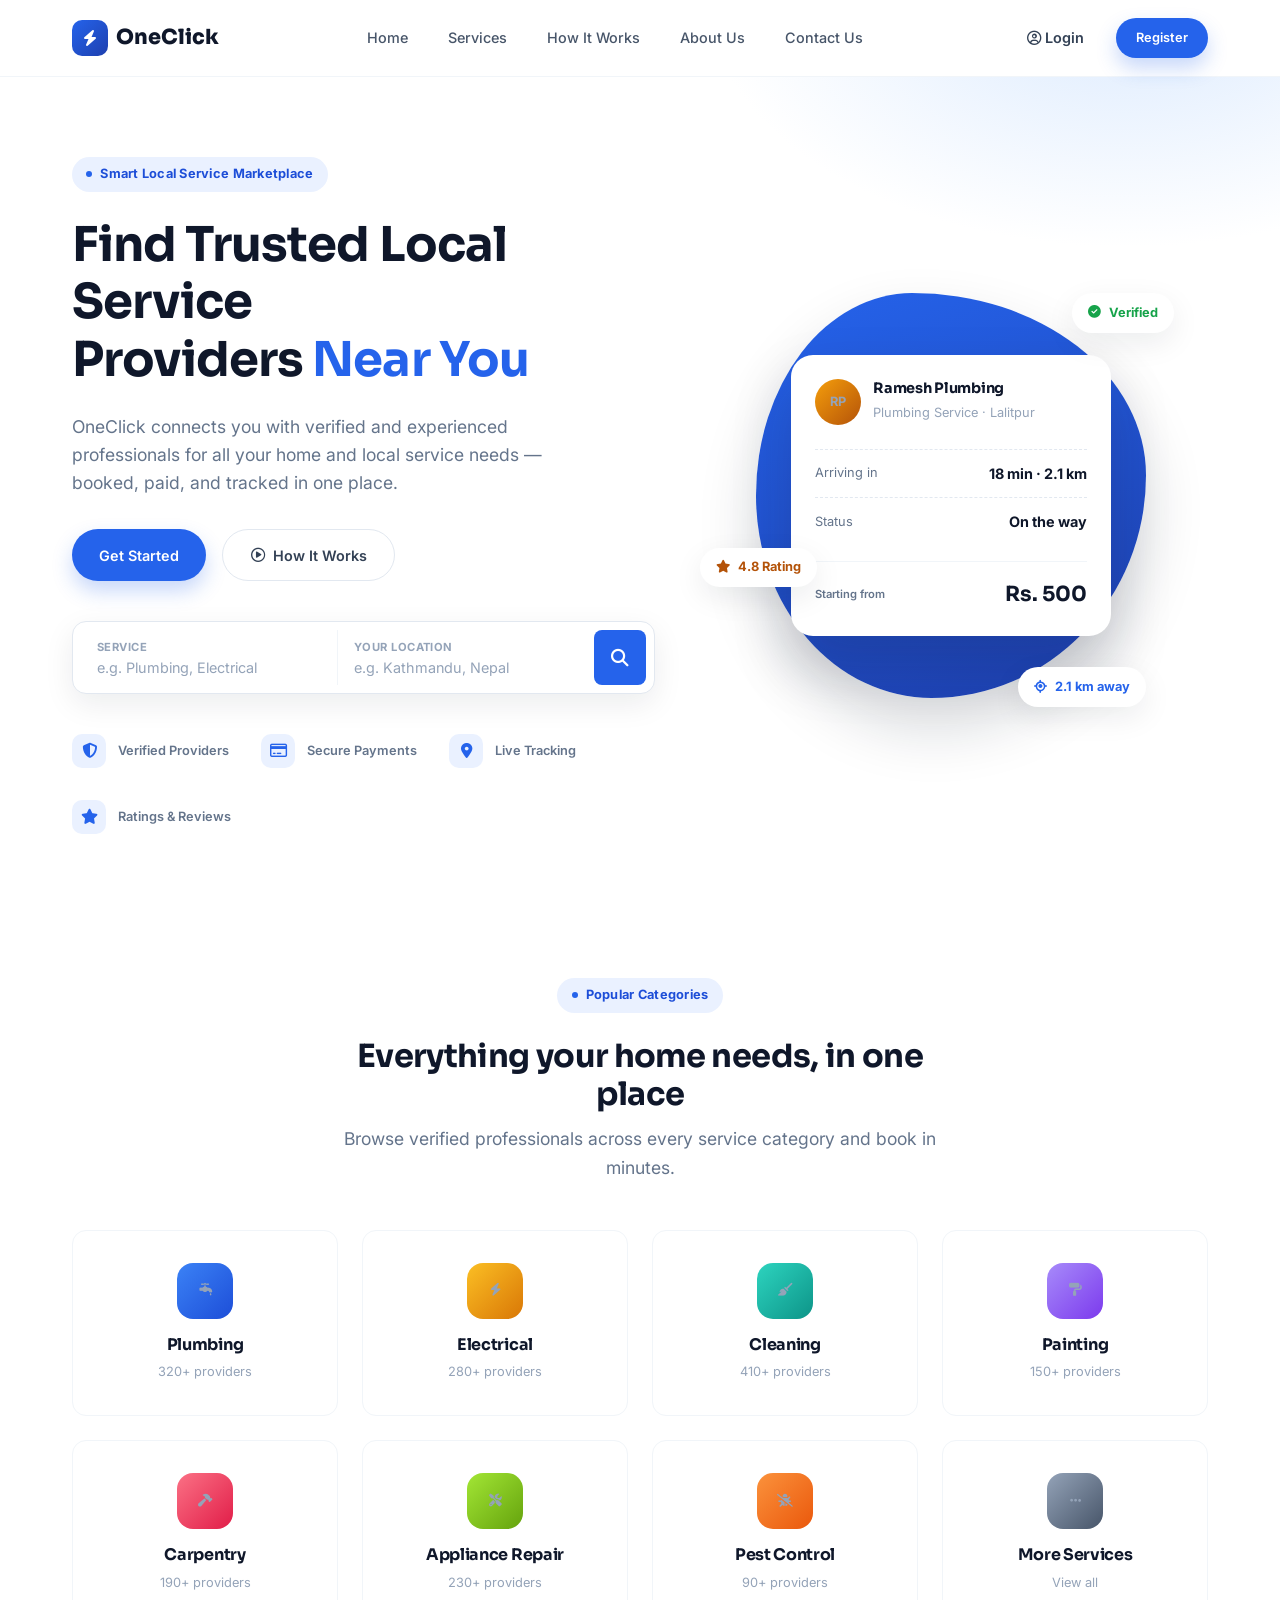
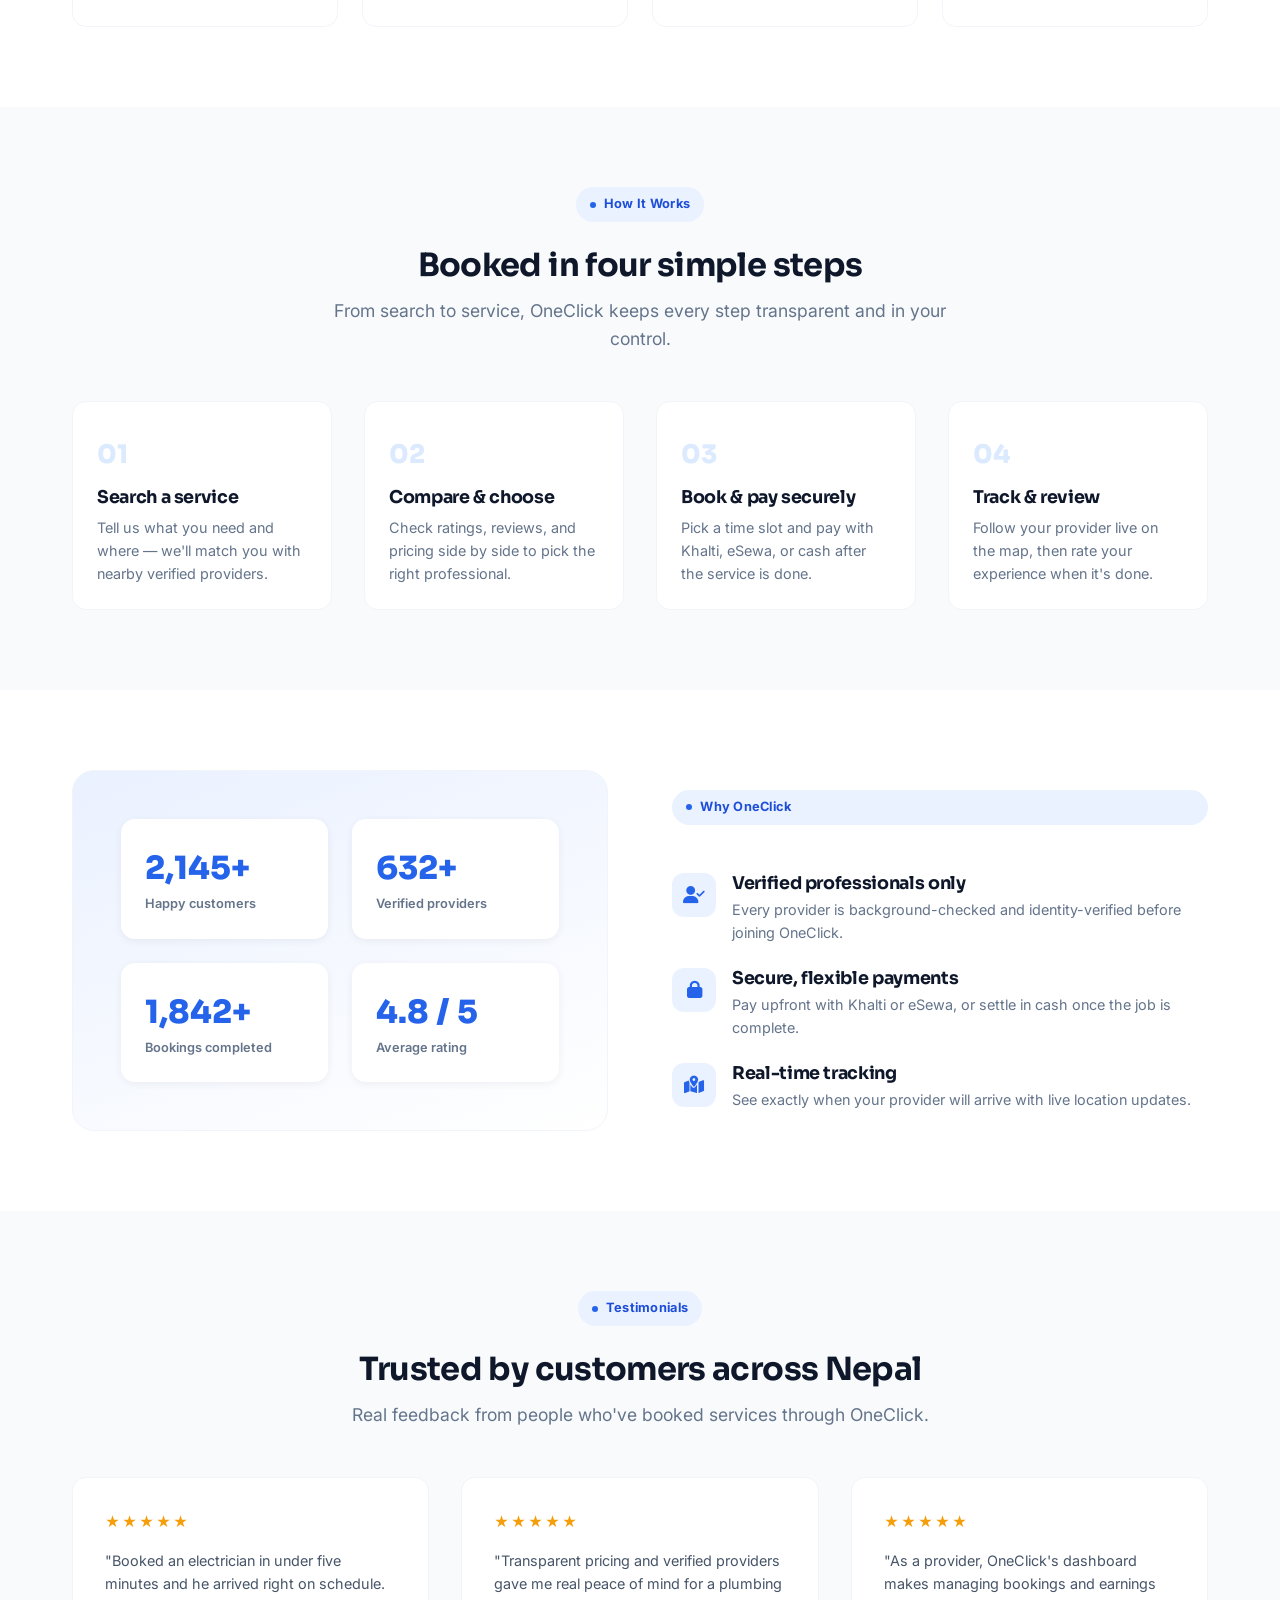
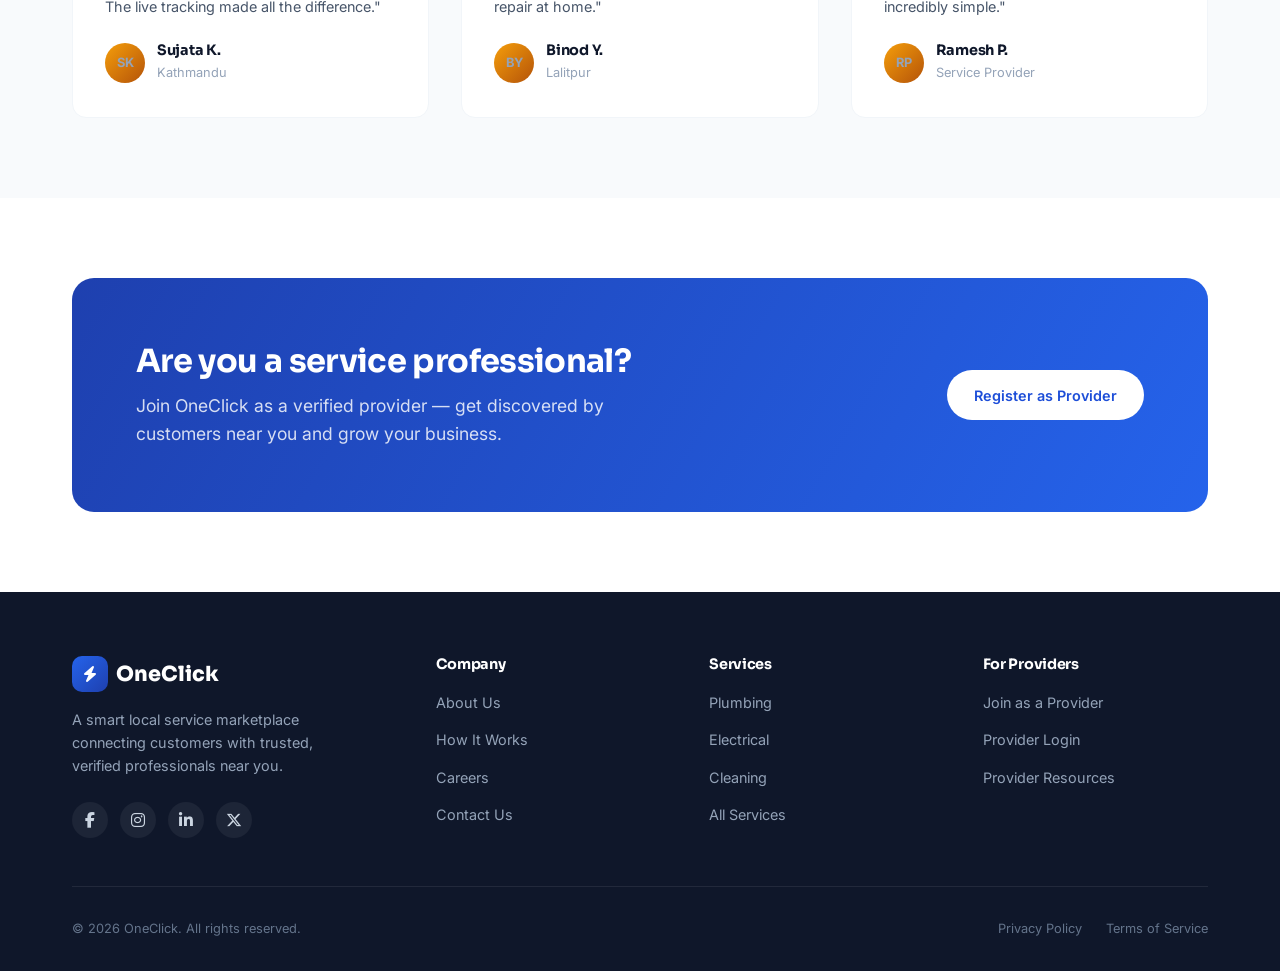
<file: Fronted/index.html>
<!DOCTYPE html>
<html lang="en">
<head>
<meta charset="UTF-8">
<meta name="viewport" content="width=device-width, initial-scale=1.0">
<title>OneClick — Find Trusted Local Service Providers Near You</title>
<meta name="description" content="OneClick connects you with verified and experienced professionals for all your home and local service needs.">

<link rel="preconnect" href="https://fonts.googleapis.com">
<link rel="preconnect" href="https://fonts.gstatic.com" crossorigin>
<link href="https://fonts.googleapis.com/css2?family=Sora:wght@600;700;800&family=Inter:wght@400;500;600;700&display=swap" rel="stylesheet">
<link rel="stylesheet" href="https://cdnjs.cloudflare.com/ajax/libs/font-awesome/6.5.1/css/all.min.css">

<link rel="stylesheet" href="assets/css/variables.css">
<link rel="stylesheet" href="assets/css/style.css">
<link rel="stylesheet" href="assets/css/responsive.css">
</head>

<body>
<!-- ============================= HEADER ============================= -->
<header class="site-header">
  <div class="container">
    <a href="index.html" class="logo">
      <span class="logo-mark"><i class="fa-solid fa-bolt"></i></span>
      OneClick
    </a>

    

<!-- ============================= HEADER ============================= -->


    <nav class="main-nav" id="mainNav">
      <a href="#home">Home</a>
      <a href="#services">Services</a>
      <a href="#how-it-works">How It Works</a>
      <a href="#about">About Us</a>
      <a href="#contact">Contact Us</a>
    </nav>

    <div class="header-actions">
      <a href="pages/login.html" class="btn-ghost"><i class="fa-regular fa-circle-user"></i> Login</a>
      <a href="pages/register.html" class="btn btn-primary btn-sm">Register</a>
      <button class="nav-toggle" aria-label="Toggle navigation menu" aria-expanded="false">
        <span></span><span></span><span></span>
      </button>
    </div>
  </div>
</header>

<!-- ============================== HERO ============================== -->
<section class="hero" id="home">
  <div class="container">
    <div class="hero-copy">
      <span class="eyebrow"><span class="dot"></span> Smart Local Service Marketplace</span>
      <h1 class="hero-title">Find Trusted Local Service<br>Providers <span class="accent">Near You</span></h1>
      <p class="hero-desc">OneClick connects you with verified and experienced professionals for all your home and local service needs — booked, paid, and tracked in one place.</p>

      <div class="hero-ctas">
        <a href="pages/services.html" class="btn btn-primary">Get Started</a>
        <a href="#how-it-works" class="btn btn-outline"><i class="fa-regular fa-circle-play"></i> How It Works</a>
      </div>

      <form class="search-panel" onsubmit="return false;">
        <div class="search-field">
          <label for="search-service">Service</label>
          <input type="text" id="search-service" placeholder="e.g. Plumbing, Electrical">
        </div>
        <div class="search-field">
          <label for="search-location">Your location</label>
          <input type="text" id="search-location" placeholder="e.g. Kathmandu, Nepal">
        </div>
        <button type="submit" class="search-submit" aria-label="Search"><i class="fa-solid fa-magnifying-glass"></i></button>
      </form>

      <ul class="trust-strip">
        <li class="trust-item"><span class="trust-icon"><i class="fa-solid fa-shield-halved"></i></span> Verified Providers</li>
        <li class="trust-item"><span class="trust-icon"><i class="fa-regular fa-credit-card"></i></span> Secure Payments</li>
        <li class="trust-item"><span class="trust-icon"><i class="fa-solid fa-location-dot"></i></span> Live Tracking</li>
        <li class="trust-item"><span class="trust-icon"><i class="fa-solid fa-star"></i></span> Ratings &amp; Reviews</li>
      </ul>
    </div>

    <div class="hero-visual">
      <div class="hero-blob"></div>

      <span class="float-badge badge-verified"><i class="fa-solid fa-circle-check"></i> Verified</span>
      <span class="float-badge badge-rating"><i class="fa-solid fa-star"></i> 4.8 Rating</span>
      <span class="float-badge badge-tracking"><i class="fa-solid fa-location-crosshairs"></i> 2.1 km away</span>

      <div class="hero-card">
        <div class="hero-card-header">
          <span class="avatar-circle">RP</span>
          <div>
            <h4>Ramesh Plumbing</h4>
            <span>Plumbing Service · Lalitpur</span>
          </div>
        </div>
        <div class="hero-card-row">
          <span>Arriving in</span>
          <strong>18 min · 2.1 km</strong>
        </div>
        <div class="hero-card-row">
          <span>Status</span>
          <strong>On the way</strong>
        </div>
        <div class="hero-card-price">
          <span class="trust-item" style="font-size:.7rem;">Starting from</span>
          <span class="amount">Rs. 500</span>
        </div>
      </div>
    </div>
  </div>
</section>

<!-- ========================= POPULAR CATEGORIES ========================= -->
<section id="services">
  <div class="container">
    <div class="section-head">
      <span class="eyebrow"><span class="dot"></span> Popular Categories</span>
      <h2>Everything your home needs, in one place</h2>
      <p>Browse verified professionals across every service category and book in minutes.</p>
    </div>

    <div class="category-grid">
      <a href="pages/services.html?category=plumbing" class="category-card">
        <span class="category-icon icon-blue"><i class="fa-solid fa-faucet-drip"></i></span>
        <h3>Plumbing</h3>
        <span>320+ providers</span>
      </a>
      <a href="pages/services.html?category=electrical" class="category-card">
        <span class="category-icon icon-amber"><i class="fa-solid fa-bolt"></i></span>
        <h3>Electrical</h3>
        <span>280+ providers</span>
      </a>
      <a href="pages/services.html?category=cleaning" class="category-card">
        <span class="category-icon icon-teal"><i class="fa-solid fa-broom"></i></span>
        <h3>Cleaning</h3>
        <span>410+ providers</span>
      </a>
      <a href="pages/services.html?category=painting" class="category-card">
        <span class="category-icon icon-violet"><i class="fa-solid fa-paint-roller"></i></span>
        <h3>Painting</h3>
        <span>150+ providers</span>
      </a>
      <a href="pages/services.html?category=carpentry" class="category-card">
        <span class="category-icon icon-rose"><i class="fa-solid fa-hammer"></i></span>
        <h3>Carpentry</h3>
        <span>190+ providers</span>
      </a>
      <a href="pages/services.html?category=appliance-repair" class="category-card">
        <span class="category-icon icon-lime"><i class="fa-solid fa-screwdriver-wrench"></i></span>
        <h3>Appliance Repair</h3>
        <span>230+ providers</span>
      </a>
      <a href="pages/services.html?category=pest-control" class="category-card">
        <span class="category-icon icon-orange"><i class="fa-solid fa-bug-slash"></i></span>
        <h3>Pest Control</h3>
        <span>90+ providers</span>
      </a>
      <a href="pages/services.html" class="category-card">
        <span class="category-icon icon-slate"><i class="fa-solid fa-ellipsis"></i></span>
        <h3>More Services</h3>
        <span>View all</span>
      </a>
    </div>
  </div>
</section>

<!-- ============================ HOW IT WORKS ============================ -->
<section class="section-alt" id="how-it-works">
  <div class="container">
    <div class="section-head">
      <span class="eyebrow"><span class="dot"></span> How It Works</span>
      <h2>Booked in four simple steps</h2>
      <p>From search to service, OneClick keeps every step transparent and in your control.</p>
    </div>

    <div class="steps-grid">
      <div class="step-card">
        <div class="step-number">01</div>
        <h3>Search a service</h3>
        <p>Tell us what you need and where — we'll match you with nearby verified providers.</p>
      </div>
      <div class="step-card">
        <div class="step-number">02</div>
        <h3>Compare &amp; choose</h3>
        <p>Check ratings, reviews, and pricing side by side to pick the right professional.</p>
      </div>
      <div class="step-card">
        <div class="step-number">03</div>
        <h3>Book &amp; pay securely</h3>
        <p>Pick a time slot and pay with Khalti, eSewa, or cash after the service is done.</p>
      </div>
      <div class="step-card">
        <div class="step-number">04</div>
        <h3>Track &amp; review</h3>
        <p>Follow your provider live on the map, then rate your experience when it's done.</p>
      </div>
    </div>
  </div>
</section>

<!-- =============================== WHY US =============================== -->
<section id="about">
  <div class="container features">
    <div class="feature-visual">
      <div class="feature-stats">
        <div class="stat-box"><div class="num">2,145+</div><div class="label">Happy customers</div></div>
        <div class="stat-box"><div class="num">632+</div><div class="label">Verified providers</div></div>
        <div class="stat-box"><div class="num">1,842+</div><div class="label">Bookings completed</div></div>
        <div class="stat-box"><div class="num">4.8 / 5</div><div class="label">Average rating</div></div>
      </div>
    </div>

    <div class="feature-list">
      <span class="eyebrow"><span class="dot"></span> Why OneClick</span>
      <div class="feature-item">
        <span class="icon"><i class="fa-solid fa-user-check"></i></span>
        <div>
          <h3>Verified professionals only</h3>
          <p>Every provider is background-checked and identity-verified before joining OneClick.</p>
        </div>
      </div>
      <div class="feature-item">
        <span class="icon"><i class="fa-solid fa-lock"></i></span>
        <div>
          <h3>Secure, flexible payments</h3>
          <p>Pay upfront with Khalti or eSewa, or settle in cash once the job is complete.</p>
        </div>
      </div>
      <div class="feature-item">
        <span class="icon"><i class="fa-solid fa-map-location-dot"></i></span>
        <div>
          <h3>Real-time tracking</h3>
          <p>See exactly when your provider will arrive with live location updates.</p>
        </div>
      </div>
    </div>
  </div>
</section>

<!-- ============================ TESTIMONIALS ============================ -->
<section class="section-alt">
  <div class="container">
    <div class="section-head">
      <span class="eyebrow"><span class="dot"></span> Testimonials</span>
      <h2>Trusted by customers across Nepal</h2>
      <p>Real feedback from people who've booked services through OneClick.</p>
    </div>

    <div class="testimonial-grid">
      <div class="testimonial-card">
        <div class="stars">★★★★★</div>
        <p>"Booked an electrician in under five minutes and he arrived right on schedule. The live tracking made all the difference."</p>
        <div class="testimonial-author">
          <span class="avatar-circle">SK</span>
          <div><h4>Sujata K.</h4><span>Kathmandu</span></div>
        </div>
      </div>
      <div class="testimonial-card">
        <div class="stars">★★★★★</div>
        <p>"Transparent pricing and verified providers gave me real peace of mind for a plumbing repair at home."</p>
        <div class="testimonial-author">
          <span class="avatar-circle">BY</span>
          <div><h4>Binod Y.</h4><span>Lalitpur</span></div>
        </div>
      </div>
      <div class="testimonial-card">
        <div class="stars">★★★★★</div>
        <p>"As a provider, OneClick's dashboard makes managing bookings and earnings incredibly simple."</p>
        <div class="testimonial-author">
          <span class="avatar-circle">RP</span>
          <div><h4>Ramesh P.</h4><span>Service Provider</span></div>
        </div>
      </div>
    </div>
  </div>
</section>

<!-- ============================ PROVIDER CTA ============================ -->
<section>
  <div class="container">
    <div class="provider-cta">
      <div>
        <h2>Are you a service professional?</h2>
        <p>Join OneClick as a verified provider — get discovered by customers near you and grow your business.</p>
      </div>
      <a href="pages/register.html?role=provider" class="btn btn-primary">Register as Provider</a>
    </div>
  </div>
</section>

<!-- ============================== FOOTER ============================== -->
<footer class="site-footer" id="contact">
  <div class="container">
    <div class="footer-grid">
      <div class="footer-brand">
        <a href="index.html" class="logo"><span class="logo-mark"><i class="fa-solid fa-bolt"></i></span> OneClick</a>
        <p>A smart local service marketplace connecting customers with trusted, verified professionals near you.</p>
        <div class="social-row">
          <a href="#" aria-label="Facebook"><i class="fa-brands fa-facebook-f"></i></a>
          <a href="#" aria-label="Instagram"><i class="fa-brands fa-instagram"></i></a>
          <a href="#" aria-label="LinkedIn"><i class="fa-brands fa-linkedin-in"></i></a>
          <a href="#" aria-label="X"><i class="fa-brands fa-x-twitter"></i></a>
        </div>
      </div>

      <div class="footer-col">
        <h4>Company</h4>
        <ul>
          <li><a href="#about">About Us</a></li>
          <li><a href="#how-it-works">How It Works</a></li>
          <li><a href="#">Careers</a></li>
          <li><a href="#contact">Contact Us</a></li>
        </ul>
      </div>

      <div class="footer-col">
        <h4>Services</h4>
        <ul>
          <li><a href="pages/services.html?category=plumbing">Plumbing</a></li>
          <li><a href="pages/services.html?category=electrical">Electrical</a></li>
          <li><a href="pages/services.html?category=cleaning">Cleaning</a></li>
          <li><a href="pages/services.html">All Services</a></li>
        </ul>
      </div>

      <div class="footer-col">
        <h4>For Providers</h4>
        <ul>
          <li><a href="pages/register.html?role=provider">Join as a Provider</a></li>
          <li><a href="pages/login.html">Provider Login</a></li>
          <li><a href="#">Provider Resources</a></li>
        </ul>
      </div>
    </div>

    <div class="footer-bottom">
      <span>©️ 2026 OneClick. All rights reserved.</span>
      <div class="legal-links">
        <a href="#">Privacy Policy</a>
        <a href="#">Terms of Service</a>
      </div>
    </div>
  </div>
</footer>

<script src="assets/js/main.js"></script>
</body>
</html>
</file>
<file: Fronted/assets/css/variables.css>
/* ==========================================================================
   OneClick — Design Tokens
   All CSS custom properties referenced by style.css / auth.css
   ========================================================================== */

:root {
  /* ---------- Fonts ---------- */
  --font-display: 'Sora', sans-serif;
  --font-body: 'Inter', sans-serif;

  /* ---------- Colors: brand ---------- */
  --color-primary-lighter: #dbeafe;
  --color-primary-light: #eaf1ff;
  --color-primary: #2563eb;
  --color-primary-dark: #1d4ed8;
  --color-primary-darker: #1e40af;

  --color-accent: #f59e0b;
  --color-accent-dark: #b45309;

  --color-success: #16a34a;

  /* ---------- Colors: neutrals ---------- */
  --color-white: #ffffff;
  --color-ink: #0f172a;

  --color-slate-50: #f8fafc;
  --color-slate-100: #f1f5f9;
  --color-slate-200: #e2e8f0;
  --color-slate-300: #cbd5e1;
  --color-slate-400: #94a3b8;
  --color-slate-500: #64748b;
  --color-slate-600: #475569;
  --color-slate-700: #334155;

  /* ---------- Backgrounds ---------- */
  --bg-page: #ffffff;
  --bg-header: rgba(255, 255, 255, 0.85);
  --bg-section-alt: #f8fafc;

  /* ---------- Spacing scale ---------- */
  --space-1: 0.25rem;
  --space-2: 0.5rem;
  --space-3: 0.75rem;
  --space-4: 1rem;
  --space-5: 1.5rem;
  --space-6: 2rem;
  --space-7: 2.5rem;
  --space-8: 3rem;
  --space-9: 4rem;
  --space-10: 5rem;

  /* ---------- Font sizes ---------- */
  --fs-xs: 0.8rem;
  --fs-sm: 0.9rem;
  --fs-base: 1rem;
  --fs-md: 1.1rem;
  --fs-lg: 1.3rem;
  --fs-xl: 1.6rem;
  --fs-2xl: 2rem;
  --fs-4xl: 3rem;

  /* ---------- Line heights ---------- */
  --lh-tight: 1.2;
  --lh-normal: 1.6;

  /* ---------- Radii ---------- */
  --radius-sm: 8px;
  --radius-md: 14px;
  --radius-lg: 22px;
  --radius-pill: 999px;

  /* ---------- Shadows ---------- */
  --shadow-sm: 0 2px 8px rgba(15, 23, 42, 0.06);
  --shadow-md: 0 10px 30px rgba(15, 23, 42, 0.08);
  --shadow-lg: 0 30px 60px rgba(15, 23, 42, 0.16);
  --shadow-button: 0 10px 20px rgba(37, 99, 235, 0.25);

  /* ---------- Layout ---------- */
  --container-max: 1200px;

  /* ---------- Motion ---------- */
  --transition-fast: 0.18s ease;
}
</file>
<file: Fronted/assets/css/style.css>
/* ==========================================================================
   OneClick — Landing Page Styles
   ========================================================================== */

* { margin: 0; padding: 0; box-sizing: border-box; }

html { scroll-behavior: smooth; }

body {
  font-family: var(--font-body);
  color: var(--color-slate-700);
  background: var(--bg-page);
  line-height: var(--lh-normal);
  -webkit-font-smoothing: antialiased;
}

img { max-width: 100%; display: block; }

a { color: inherit; text-decoration: none; }

ul { list-style: none; }

button { font-family: inherit; cursor: pointer; border: none; background: none; }

.container {
  max-width: var(--container-max);
  margin-inline: auto;
  padding-inline: var(--space-6);
}

h1, h2, h3, h4 {
  font-family: var(--font-display);
  color: var(--color-ink);
  font-weight: 700;
  line-height: var(--lh-tight);
  letter-spacing: -0.02em;
}

:focus-visible {
  outline: 2px solid var(--color-primary);
  outline-offset: 3px;
  border-radius: 4px;
}

@media (prefers-reduced-motion: reduce) {
  *, *::before, *::after {
    animation-duration: 0.01ms !important;
    animation-iteration-count: 1 !important;
    transition-duration: 0.01ms !important;
    scroll-behavior: auto !important;
  }
}

/* --------------------------------------------------------------------------
   Buttons
   -------------------------------------------------------------------------- */

.btn {
  display: inline-flex;
  align-items: center;
  justify-content: center;
  gap: var(--space-2);
  padding: 0.85rem 1.7rem;
  border-radius: var(--radius-pill);
  font-weight: 600;
  font-size: var(--fs-sm);
  transition: transform var(--transition-fast), box-shadow var(--transition-fast), background var(--transition-fast), border-color var(--transition-fast);
  white-space: nowrap;
}

.btn-primary {
  background: var(--color-primary);
  color: var(--color-white);
  box-shadow: var(--shadow-button);
}

.btn-primary:hover {
  background: var(--color-primary-dark);
  transform: translateY(-2px);
  box-shadow: 0 14px 26px rgba(37, 99, 235, 0.32);
}

.btn-outline {
  background: var(--color-white);
  color: var(--color-slate-700);
  border: 1.5px solid var(--color-slate-200);
}

.btn-outline:hover {
  border-color: var(--color-primary);
  color: var(--color-primary);
  transform: translateY(-2px);
}

.btn-ghost {
  color: var(--color-slate-700);
  font-weight: 600;
  font-size: var(--fs-sm);
  padding: 0.6rem 1rem;
}

.btn-ghost:hover { color: var(--color-primary); }

.btn-block { width: 100%; }

.btn-sm { padding: 0.6rem 1.25rem; font-size: var(--fs-xs); }

/* --------------------------------------------------------------------------
   Header
   -------------------------------------------------------------------------- */

.site-header {
  position: sticky;
  top: 0;
  z-index: 100;
  background: var(--bg-header);
  backdrop-filter: blur(10px);
  border-bottom: 1px solid var(--color-slate-100);
}

.site-header .container {
  display: flex;
  align-items: center;
  justify-content: space-between;
  gap: var(--space-6);
  height: 76px;
}

.logo {
  display: flex;
  align-items: center;
  gap: var(--space-2);
  font-family: var(--font-display);
  font-weight: 800;
  font-size: var(--fs-lg);
  color: var(--color-ink);
  flex-shrink: 0;
}

.logo-mark {
  width: 36px;
  height: 36px;
  border-radius: 10px;
  background: linear-gradient(135deg, var(--color-primary), var(--color-primary-darker));
  display: grid;
  place-items: center;
  color: var(--color-white);
  font-size: 1rem;
}

.main-nav {
  display: flex;
  align-items: center;
  gap: var(--space-7);
}

.main-nav a {
  font-size: var(--fs-sm);
  font-weight: 500;
  color: var(--color-slate-600);
  position: relative;
  padding-block: 4px;
  transition: color var(--transition-fast);
}

.main-nav a::after {
  content: '';
  position: absolute;
  left: 0;
  bottom: -2px;
  width: 0;
  height: 2px;
  background: var(--color-primary);
  transition: width var(--transition-fast);
}

.main-nav a:hover { color: var(--color-ink); }
.main-nav a:hover::after { width: 100%; }

.header-actions {
  display: flex;
  align-items: center;
  gap: var(--space-4);
  flex-shrink: 0;
}

.nav-toggle {
  display: none;
  flex-direction: column;
  gap: 5px;
  padding: 6px;
}

.nav-toggle span {
  width: 22px;
  height: 2px;
  background: var(--color-ink);
  border-radius: 2px;
}

/* --------------------------------------------------------------------------
   Hero
   -------------------------------------------------------------------------- */

.hero {
  position: relative;
  overflow: hidden;
  padding-block: var(--space-10) var(--space-9);
  background:
    radial-gradient(700px 420px at 88% -10%, var(--color-primary-lighter) 0%, transparent 60%),
    var(--bg-page);
}

.hero .container {
  display: grid;
  grid-template-columns: 1.05fr 0.95fr;
  gap: var(--space-9);
  align-items: center;
}

.eyebrow {
  display: inline-flex;
  align-items: center;
  gap: var(--space-2);
  background: var(--color-primary-light);
  color: var(--color-primary-dark);
  font-size: var(--fs-xs);
  font-weight: 700;
  letter-spacing: 0.02em;
  padding: 0.45rem 0.9rem;
  border-radius: var(--radius-pill);
  margin-bottom: var(--space-5);
}

.eyebrow .dot {
  width: 6px; height: 6px; border-radius: 50%;
  background: var(--color-primary);
}

.hero-title {
  font-size: var(--fs-4xl);
  margin-bottom: var(--space-5);
}

.hero-title .accent { color: var(--color-primary); }

.hero-desc {
  font-size: var(--fs-md);
  color: var(--color-slate-500);
  max-width: 46ch;
  margin-bottom: var(--space-6);
}

.hero-ctas {
  display: flex;
  gap: var(--space-4);
  margin-bottom: var(--space-7);
}

/* Search bar */
.search-panel {
  display: flex;
  align-items: stretch;
  gap: 0;
  background: var(--color-white);
  border: 1px solid var(--color-slate-200);
  box-shadow: var(--shadow-md);
  border-radius: var(--radius-md);
  padding: var(--space-2);
  margin-bottom: var(--space-7);
  max-width: 620px;
}

.search-field {
  flex: 1;
  display: flex;
  flex-direction: column;
  gap: 2px;
  padding: 0.55rem var(--space-4);
  border-right: 1px solid var(--color-slate-100);
}

.search-field:last-of-type { border-right: none; }

.search-field label {
  font-size: 0.7rem;
  font-weight: 700;
  color: var(--color-slate-400);
  text-transform: uppercase;
  letter-spacing: 0.04em;
}

.search-field input {
  border: none;
  outline: none;
  font-size: var(--fs-sm);
  font-family: inherit;
  color: var(--color-ink);
}

.search-field input::placeholder { color: var(--color-slate-400); }

.search-submit {
  flex-shrink: 0;
  width: 52px;
  border-radius: var(--radius-sm);
  background: var(--color-primary);
  color: var(--color-white);
  display: grid;
  place-items: center;
  font-size: 1.1rem;
  transition: background var(--transition-fast);
}

.search-submit:hover { background: var(--color-primary-dark); }

/* Trust strip */
.trust-strip {
  display: flex;
  flex-wrap: wrap;
  gap: var(--space-6);
}

.trust-item {
  display: flex;
  align-items: center;
  gap: var(--space-3);
  font-size: var(--fs-xs);
  color: var(--color-slate-500);
  font-weight: 600;
}

.trust-icon {
  width: 34px;
  height: 34px;
  border-radius: 10px;
  background: var(--color-primary-light);
  color: var(--color-primary);
  display: grid;
  place-items: center;
  font-size: 0.95rem;
  flex-shrink: 0;
}

/* Hero visual — product-mockup style illustration */
.hero-visual {
  position: relative;
  display: grid;
  place-items: center;
  min-height: 460px;
}

.hero-blob {
  position: absolute;
  inset: 6% 8%;
  background: linear-gradient(160deg, var(--color-primary) 0%, var(--color-primary-darker) 100%);
  border-radius: 40% 60% 55% 45% / 50% 45% 55% 50%;
  box-shadow: var(--shadow-lg);
}

.hero-card {
  position: relative;
  width: min(320px, 84%);
  background: var(--color-white);
  border-radius: var(--radius-lg);
  box-shadow: 0 30px 60px rgba(15, 23, 42, 0.18);
  padding: var(--space-5);
  z-index: 2;
}

.hero-card-header {
  display: flex;
  align-items: center;
  gap: var(--space-3);
  margin-bottom: var(--space-5);
}

.avatar-circle {
  width: 46px; height: 46px;
  border-radius: 50%;
  background: linear-gradient(135deg, var(--color-accent), var(--color-accent-dark));
  display: grid;
  place-items: center;
  color: var(--color-white);
  font-weight: 700;
  font-size: var(--fs-sm);
  flex-shrink: 0;
}

.hero-card-header h4 { font-size: var(--fs-sm); margin-bottom: 2px; }
.hero-card-header span { font-size: var(--fs-xs); color: var(--color-slate-400); }

.hero-card-row {
  display: flex;
  justify-content: space-between;
  align-items: center;
  padding-block: var(--space-3);
  border-top: 1px dashed var(--color-slate-200);
  font-size: var(--fs-xs);
  color: var(--color-slate-500);
}

.hero-card-row strong { color: var(--color-ink); font-size: var(--fs-sm); }

.hero-card-price {
  display: flex;
  align-items: center;
  justify-content: space-between;
  margin-top: var(--space-4);
  padding-top: var(--space-4);
  border-top: 1px solid var(--color-slate-100);
}

.hero-card-price .amount {
  font-family: var(--font-display);
  font-size: var(--fs-lg);
  color: var(--color-ink);
  font-weight: 700;
}

.float-badge {
  position: absolute;
  display: flex;
  align-items: center;
  gap: var(--space-2);
  background: var(--color-white);
  border-radius: var(--radius-pill);
  padding: 0.6rem 1rem;
  box-shadow: var(--shadow-md);
  font-size: var(--fs-xs);
  font-weight: 700;
  color: var(--color-ink);
  z-index: 3;
  animation: float 5s ease-in-out infinite;
}

.float-badge.badge-verified { top: 6%; right: 2%; color: var(--color-success); animation-delay: 0.2s; }
.float-badge.badge-rating { bottom: 30%; left: -4%; color: var(--color-accent-dark); animation-delay: 1s; }
.float-badge.badge-tracking { bottom: 4%; right: 8%; color: var(--color-primary); animation-delay: 1.8s; }

@keyframes float {
  0%, 100% { transform: translateY(0); }
  50% { transform: translateY(-10px); }
}

/* --------------------------------------------------------------------------
   Section shared
   -------------------------------------------------------------------------- */

section { padding-block: var(--space-10); }

.section-alt { background: var(--bg-section-alt); }

.section-head {
  text-align: center;
  max-width: 640px;
  margin-inline: auto;
  margin-bottom: var(--space-8);
}

.section-head .eyebrow { margin-inline: auto; }

.section-head h2 {
  font-size: var(--fs-2xl);
  margin-bottom: var(--space-3);
}

.section-head p {
  color: var(--color-slate-500);
  font-size: var(--fs-md);
}

.section-foot {
  text-align: center;
  margin-top: var(--space-7);
}

/* --------------------------------------------------------------------------
   Categories
   -------------------------------------------------------------------------- */

.category-grid {
  display: grid;
  grid-template-columns: repeat(4, 1fr);
  gap: var(--space-5);
}

.category-card {
  background: var(--color-white);
  border: 1px solid var(--color-slate-100);
  border-radius: var(--radius-md);
  padding: var(--space-6) var(--space-5);
  text-align: center;
  transition: transform var(--transition-fast), box-shadow var(--transition-fast), border-color var(--transition-fast);
}

.category-card:hover {
  transform: translateY(-6px);
  box-shadow: var(--shadow-md);
  border-color: transparent;
}

.category-icon {
  width: 56px; height: 56px;
  margin-inline: auto;
  margin-bottom: var(--space-4);
  border-radius: 16px;
  display: grid;
  place-items: center;
  font-size: 1.4rem;
  color: var(--color-white);
}

.icon-blue { background: linear-gradient(135deg, #3b82f6, #1d4ed8); }
.icon-amber { background: linear-gradient(135deg, #fbbf24, #d97706); }
.icon-teal { background: linear-gradient(135deg, #2dd4bf, #0d9488); }
.icon-violet { background: linear-gradient(135deg, #a78bfa, #7c3aed); }
.icon-rose { background: linear-gradient(135deg, #fb7185, #e11d48); }
.icon-lime { background: linear-gradient(135deg, #a3e635, #65a30d); }
.icon-orange { background: linear-gradient(135deg, #fb923c, #ea580c); }
.icon-slate { background: linear-gradient(135deg, #94a3b8, #475569); }

.category-card h3 {
  font-size: var(--fs-base);
  margin-bottom: var(--space-1);
}

.category-card span {
  font-size: var(--fs-xs);
  color: var(--color-slate-400);
}

/* --------------------------------------------------------------------------
   How it works
   -------------------------------------------------------------------------- */

.steps-grid {
  display: grid;
  grid-template-columns: repeat(4, 1fr);
  gap: var(--space-6);
  position: relative;
}

.step-card {
  position: relative;
  padding: var(--space-6) var(--space-5) var(--space-5);
  background: var(--color-white);
  border-radius: var(--radius-md);
  border: 1px solid var(--color-slate-100);
}

.step-number {
  font-family: var(--font-display);
  font-size: var(--fs-xl);
  font-weight: 800;
  color: var(--color-primary-lighter);
  margin-bottom: var(--space-3);
}

.step-card h3 {
  font-size: var(--fs-md);
  margin-bottom: var(--space-2);
}

.step-card p {
  font-size: var(--fs-sm);
  color: var(--color-slate-500);
}

/* --------------------------------------------------------------------------
   Why OneClick / Features
   -------------------------------------------------------------------------- */

.features {
  display: grid;
  grid-template-columns: 1fr 1fr;
  gap: var(--space-9);
  align-items: center;
}

.feature-visual {
  background: linear-gradient(160deg, var(--color-primary-light), var(--color-white));
  border-radius: var(--radius-lg);
  padding: var(--space-8);
  border: 1px solid var(--color-slate-100);
}

.feature-stats {
  display: grid;
  grid-template-columns: 1fr 1fr;
  gap: var(--space-5);
}

.stat-box {
  background: var(--color-white);
  border-radius: var(--radius-md);
  padding: var(--space-5);
  box-shadow: var(--shadow-sm);
}

.stat-box .num {
  font-family: var(--font-display);
  font-size: var(--fs-2xl);
  font-weight: 800;
  color: var(--color-primary);
}

.stat-box .label {
  font-size: var(--fs-xs);
  color: var(--color-slate-500);
  font-weight: 600;
}

.feature-list { display: flex; flex-direction: column; gap: var(--space-5); }

.feature-item {
  display: flex;
  gap: var(--space-4);
}

.feature-item .icon {
  width: 44px; height: 44px;
  flex-shrink: 0;
  border-radius: 12px;
  background: var(--color-primary-light);
  color: var(--color-primary);
  display: grid;
  place-items: center;
  font-size: 1.1rem;
}

.feature-item h3 { font-size: var(--fs-md); margin-bottom: var(--space-1); }
.feature-item p { font-size: var(--fs-sm); color: var(--color-slate-500); }

/* --------------------------------------------------------------------------
   Testimonials
   -------------------------------------------------------------------------- */

.testimonial-grid {
  display: grid;
  grid-template-columns: repeat(3, 1fr);
  gap: var(--space-6);
}

.testimonial-card {
  background: var(--color-white);
  border: 1px solid var(--color-slate-100);
  border-radius: var(--radius-md);
  padding: var(--space-6);
}

.stars {
  color: var(--color-accent);
  font-size: var(--fs-sm);
  margin-bottom: var(--space-4);
  letter-spacing: 2px;
}

.testimonial-card p {
  font-size: var(--fs-sm);
  color: var(--color-slate-600);
  margin-bottom: var(--space-5);
}

.testimonial-author {
  display: flex;
  align-items: center;
  gap: var(--space-3);
}

.testimonial-author .avatar-circle { width: 40px; height: 40px; font-size: var(--fs-xs); }
.testimonial-author h4 { font-size: var(--fs-sm); }
.testimonial-author span { font-size: var(--fs-xs); color: var(--color-slate-400); }

/* --------------------------------------------------------------------------
   Provider CTA band
   -------------------------------------------------------------------------- */

.provider-cta {
  background: linear-gradient(120deg, var(--color-primary-darker), var(--color-primary));
  border-radius: var(--radius-lg);
  padding: var(--space-9);
  display: flex;
  align-items: center;
  justify-content: space-between;
  gap: var(--space-8);
  color: var(--color-white);
}

.provider-cta h2 { color: var(--color-white); font-size: var(--fs-2xl); margin-bottom: var(--space-3); }
.provider-cta p { color: rgba(255,255,255,0.82); font-size: var(--fs-md); max-width: 44ch; }
.provider-cta .btn-primary { background: var(--color-white); color: var(--color-primary-dark); box-shadow: none; }
.provider-cta .btn-primary:hover { background: var(--color-slate-50); }

/* --------------------------------------------------------------------------
   Footer
   -------------------------------------------------------------------------- */

.site-footer {
  background: var(--color-ink);
  color: var(--color-slate-300);
  padding-block: var(--space-9) var(--space-6);
}

.footer-grid {
  display: grid;
  grid-template-columns: 1.4fr 1fr 1fr 1fr;
  gap: var(--space-8);
  padding-bottom: var(--space-8);
  border-bottom: 1px solid rgba(255,255,255,0.08);
}

.footer-brand .logo { color: var(--color-white); margin-bottom: var(--space-4); }
.footer-brand p { font-size: var(--fs-sm); color: var(--color-slate-400); max-width: 32ch; margin-bottom: var(--space-5); }

.social-row { display: flex; gap: var(--space-3); }

.social-row a {
  width: 36px; height: 36px;
  border-radius: 50%;
  background: rgba(255,255,255,0.06);
  display: grid;
  place-items: center;
  transition: background var(--transition-fast);
}

.social-row a:hover { background: var(--color-primary); }

.footer-col h4 {
  color: var(--color-white);
  font-size: var(--fs-sm);
  margin-bottom: var(--space-4);
}

.footer-col ul { display: flex; flex-direction: column; gap: var(--space-3); }
.footer-col a { font-size: var(--fs-sm); color: var(--color-slate-400); transition: color var(--transition-fast); }
.footer-col a:hover { color: var(--color-white); }

.footer-bottom {
  display: flex;
  justify-content: space-between;
  align-items: center;
  padding-top: var(--space-6);
  font-size: var(--fs-xs);
  color: var(--color-slate-500);
}

.footer-bottom .legal-links { display: flex; gap: var(--space-5); }
</file>
<file: Fronted/assets/css/responsive.css>
/* ==========================================================================
   OneClick — Responsive Styles
   Load AFTER style.css (and auth.css on auth pages) so it can override them
   ========================================================================== */

/* ---------- Tablet (≤ 1024px) ---------- */
@media (max-width: 1024px) {
  .hero .container { grid-template-columns: 1fr; }
  .hero-visual { min-height: 380px; order: -1; }

  .features { grid-template-columns: 1fr; }
  .category-grid { grid-template-columns: repeat(3, 1fr); }
  .steps-grid { grid-template-columns: repeat(2, 1fr); }
  .testimonial-grid { grid-template-columns: 1fr; }

  .footer-grid { grid-template-columns: 1fr 1fr; }
}

/* ---------- Small tablet / large phone (≤ 900px) ---------- */
@media (max-width: 900px) {
  .main-nav { display: none; }
  .nav-toggle { display: flex; }

  .main-nav.is-open {
    display: flex;
    flex-direction: column;
    position: absolute;
    top: 76px;
    left: 0;
    right: 0;
    background: var(--color-white);
    padding: var(--space-5) 6%;
    gap: var(--space-4);
    box-shadow: var(--shadow-md);
  }

  .search-panel { flex-direction: column; }
  .search-field { border-right: none; border-bottom: 1px solid var(--color-slate-100); }
  .search-field:last-of-type { border-bottom: none; }
  .search-submit { width: 100%; height: 44px; margin-top: var(--space-2); }

  .provider-cta { flex-direction: column; text-align: center; }
}

/* ---------- Phone (≤ 640px) ---------- */
@media (max-width: 640px) {
  .hero-title { font-size: var(--fs-2xl); }
  .hero-ctas { flex-direction: column; }
  .hero-ctas .btn { width: 100%; }

  .category-grid { grid-template-columns: repeat(2, 1fr); }
  .steps-grid { grid-template-columns: 1fr; }
  .feature-stats { grid-template-columns: 1fr; }

  .footer-grid { grid-template-columns: 1fr; }
  .footer-bottom { flex-direction: column; gap: var(--space-3); text-align: center; }

  .header-actions .btn-sm { display: none; }
}
</file>
